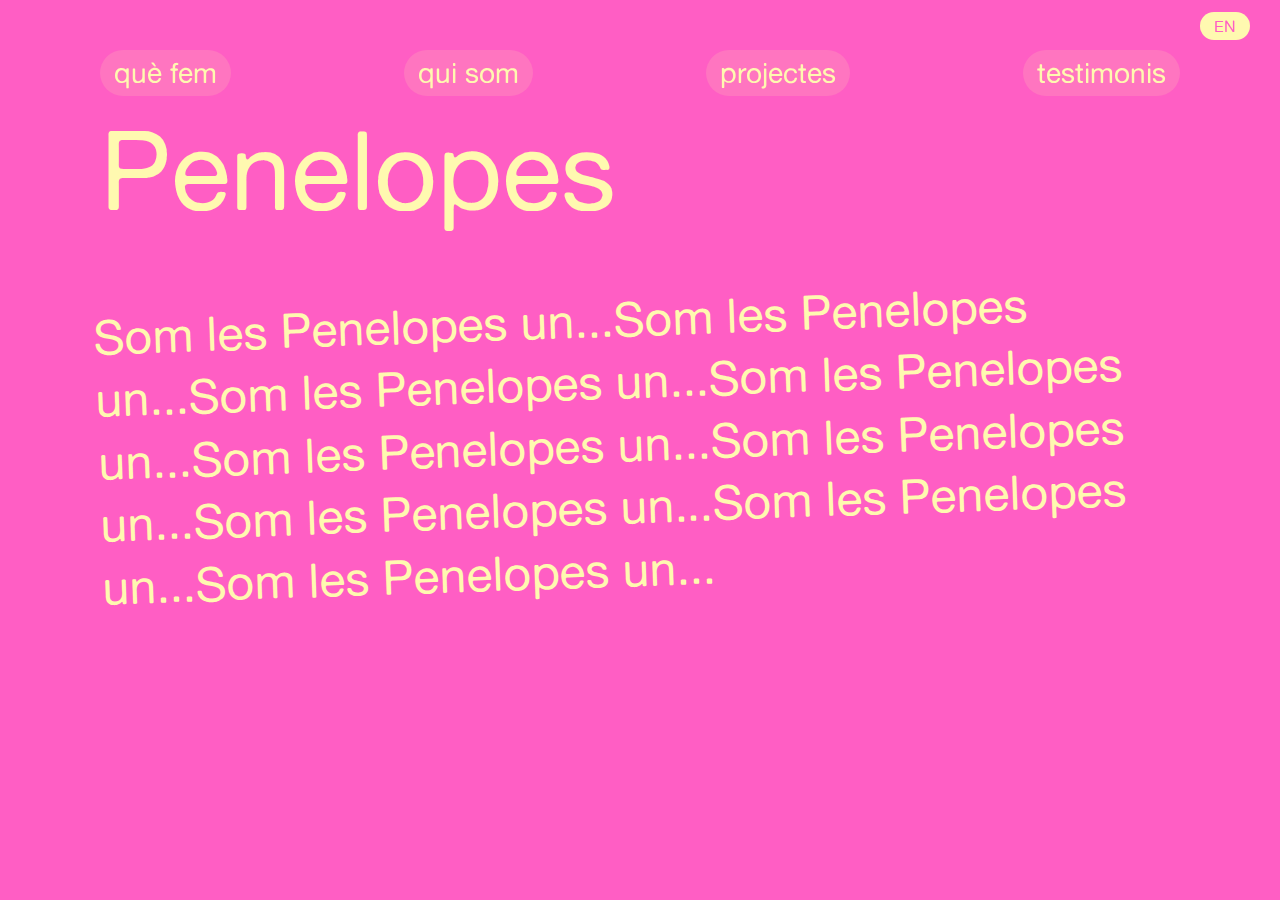
<file: index.html>
<!DOCTYPE html>
<html lang="ca">
 <head>
  <meta charset="utf-8"/>
  <meta content="width=device-width, initial-scale=1.0" name="viewport"/>
  <title>
   Penelopes
  </title>
  <link href="style.css" rel="stylesheet"/>
  <meta content="width=device-width, initial-scale=1" name="viewport"/>
 </head>
 <body class="home">
  <header class="site-header">
   <div class="header-content">
<!-- <— here -->
    <nav class="nav">
     <a data-i18n="nav.quefem" href="valors.html">
      què fem
     </a>
     <a data-i18n="nav.quisom" href="quisom.html">
      qui som
     </a>
     <a data-i18n="nav.projectes" href="projectes.html">
      projectes
     </a>
     <a data-i18n="nav.testimonis" href="testimonis.html">
      testimonis
     </a>
    </nav>
    <h1 class="title" data-i18n="site.title">
     <a href="index.html">
      Penelopes
     </a>
    </h1>
   </div>
  </header>
  <!-- Language switch -->
  <a class="lang-pill" href="#" hreflang="en" id="langToggle" lang="en">
   EN
  </a>
  <main class="content">
   <div class="content-wrapper">
    <div class="rotated">
     <p data-i18n="intro.penelopes">
      Som les Penelopes un...Som les Penelopes un...Som les Penelopes un...Som les Penelopes un...Som les Penelopes un...Som les Penelopes un...Som les Penelopes un...Som les Penelopes un...Som les Penelopes un...
     </p>
    </div>
   </div>
  </main>
  <script>
   (function(){
  var LANGS = ['ca','en'];
  function getLang(){
    var p = new URLSearchParams(location.search).get('lang');
    if (p && LANGS.includes(p)) return p;
    var s = localStorage.getItem('lang');
    if (s && LANGS.includes(s)) return s;
    return 'ca';
  }
  function setLang(lang){
    localStorage.setItem('lang', lang);
    var url = new URL(location.href);
    url.searchParams.set('lang', lang);
    location.replace(url.toString());
  }
  function apply(dict){
    try { document.documentElement.setAttribute('lang', current); } catch(e) {}
    document.querySelectorAll('[data-i18n]').forEach(function(el){
      var key = el.getAttribute('data-i18n');
      if (dict[key]) el.textContent = dict[key];
    });
    // update pill label
    var pill = document.getElementById('langToggle') || document.querySelector('.lang-pill');
    if (pill){
      var next = (current==='ca' ? 'EN' : 'CA');
      pill.textContent = next;
      pill.setAttribute('lang', current==='ca' ? 'en' : 'ca');
      pill.setAttribute('hreflang', current==='ca' ? 'en' : 'ca');
    }
  }
  var current = getLang();
  var loc = 'locales/' + current + '.json';
  fetch(loc).then(function(r){return r.json();}).then(function(dict){ apply(dict); });
  document.addEventListener('DOMContentLoaded', function(){
    var pill = document.getElementById('langToggle') || document.querySelector('.lang-pill');
    if (pill){
      pill.addEventListener('click', function(ev){
        ev.preventDefault();
        setLang(current==='ca' ? 'en' : 'ca');
      });
    }
  });
})();
  </script>
 </body>
</html>
</file>
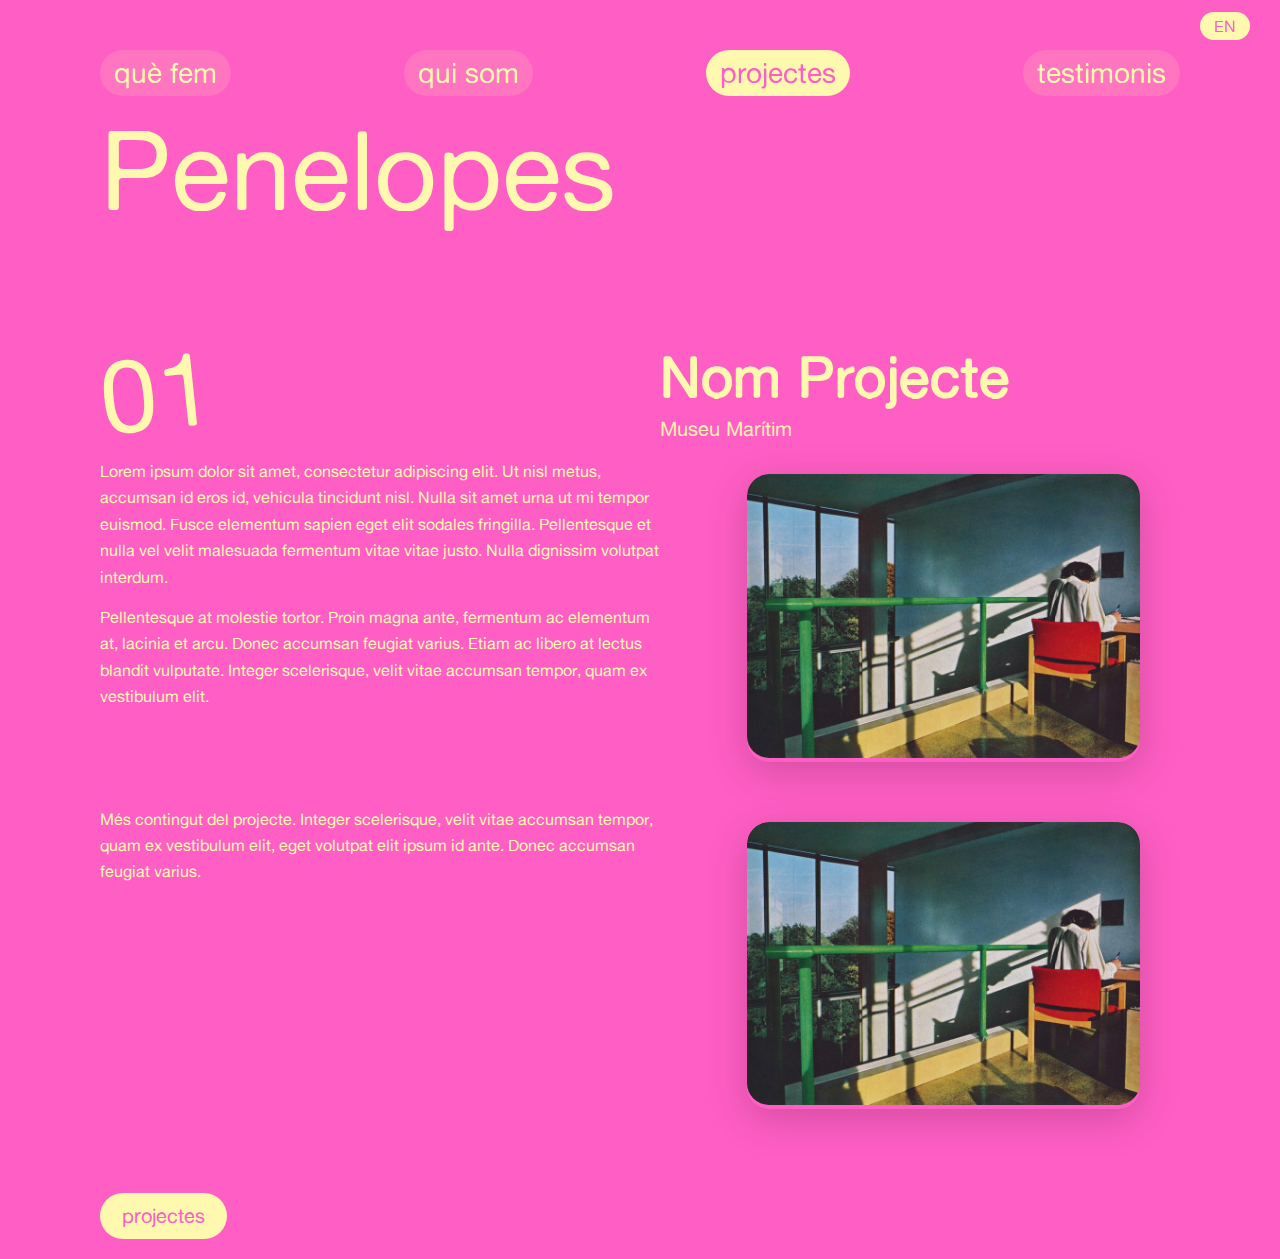
<file: projecte_01.html>
<!DOCTYPE html>
<html lang="ca">
 <head>
  <meta charset="utf-8"/>
  <meta content="width=device-width, initial-scale=1" name="viewport"/>
  <title>
   Projecte — Penelopes
  </title>
  <link href="style.css" rel="stylesheet"/>
 </head>
 <body class="projecte">
  <!-- Fixed header -->
  <header class="site-header">
   <a class="lang-pill" href="#" hreflang="en" id="langToggle" lang="en">
    EN
   </a>
   <div class="header-content">
    <nav class="nav">
     <a data-i18n="nav.quefem" href="valors.html">
      Què fem
     </a>
     <a data-i18n="nav.quisom" href="quisom.html">
      Qui Som
     </a>
     <a class="active" data-i18n="nav.projectes" href="projectes.html">
      Projectes
     </a>
     <a data-i18n="nav.testimonis" href="testimonis.html">
      Testimonis
     </a>
    </nav>
    <h1 class="title" data-i18n="site.title">
     <a href="index.html">
      Penelopes
     </a>
    </h1>
   </div>
  </header>
  <main class="content">
   <div class="content-wrapper">
    <!-- Header band: big number + title/year -->
    <section class="proj-head">
     <div class="proj-num">
      01
     </div>
     <div class="proj-meta">
      <h2 class="proj-title" data-i18n="heading.museu_marítim">
       Nom Projecte
      </h2>
      <p class="proj-year">
       Museu Marítim
      </p>
     </div>
    </section>
    <!-- Section 1 — text left, image right -->
    <section class="proj-row">
     <div class="proj-left">
      <div class="proj-intro">
       <p>
        Lorem ipsum dolor sit amet, consectetur adipiscing elit. Ut nisl metus, accumsan id eros id,
              vehicula tincidunt nisl. Nulla sit amet urna ut mi tempor euismod. Fusce elementum sapien eget
              elit sodales fringilla. Pellentesque et nulla vel velit malesuada fermentum vitae vitae justo.
              Nulla dignissim volutpat interdum.
       </p>
       <p>
        Pellentesque at molestie tortor. Proin magna ante, fermentum ac elementum at, lacinia et arcu.
              Donec accumsan feugiat varius. Etiam ac libero at lectus blandit vulputate. Integer scelerisque,
              velit vitae accumsan tempor, quam ex vestibulum elit.
       </p>
      </div>
     </div>
     <figure class="proj-right tone-pink">
      <img alt="Imatge del projecte" src="images/test_image_projectes.jpg"/>
     </figure>
    </section>
    <!-- Section 2 — text left, image right -->
    <section class="proj-row">
     <div class="proj-left">
      <div class="proj-intro">
       <p>
        Més contingut del projecte. Integer scelerisque, velit vitae accumsan tempor, quam ex vestibulum
              elit, eget volutpat elit ipsum id ante. Donec accumsan feugiat varius.
       </p>
      </div>
     </div>
     <figure class="proj-right tone-pink">
      <img alt="Detall del projecte" src="images/test_image_projectes.jpg"/>
     </figure>
    </section>
    <!-- Bottom navigation -->
    <nav class="project-nav">
     <a class="back-button" data-i18n="nav.projectes" href="projectes.html">
      ← Tots els projectes
     </a>
    </nav>
   </div>
  </main>
  <script>
   (function(){
  var LANGS = ['ca','en'];
  function getLang(){
    var p = new URLSearchParams(location.search).get('lang');
    if (p && LANGS.includes(p)) return p;
    var s = localStorage.getItem('lang');
    if (s && LANGS.includes(s)) return s;
    return 'ca';
  }
  function setLang(lang){
    localStorage.setItem('lang', lang);
    var url = new URL(location.href);
    url.searchParams.set('lang', lang);
    location.replace(url.toString());
  }
  function apply(dict){
    try { document.documentElement.setAttribute('lang', current); } catch(e) {}
    document.querySelectorAll('[data-i18n]').forEach(function(el){
      var key = el.getAttribute('data-i18n');
      if (dict[key]) el.textContent = dict[key];
    });
    // update pill label
    var pill = document.getElementById('langToggle') || document.querySelector('.lang-pill');
    if (pill){
      var next = (current==='ca' ? 'EN' : 'CA');
      pill.textContent = next;
      pill.setAttribute('lang', current==='ca' ? 'en' : 'ca');
      pill.setAttribute('hreflang', current==='ca' ? 'en' : 'ca');
    }
  }
  var current = getLang();
  var loc = 'locales/' + current + '.json';
  fetch(loc).then(function(r){return r.json();}).then(function(dict){ apply(dict); });
  document.addEventListener('DOMContentLoaded', function(){
    var pill = document.getElementById('langToggle') || document.querySelector('.lang-pill');
    if (pill){
      pill.addEventListener('click', function(ev){
        ev.preventDefault();
        setLang(current==='ca' ? 'en' : 'ca');
      });
    }
  });
})();
  </script>
 </body>
</html>
</file>
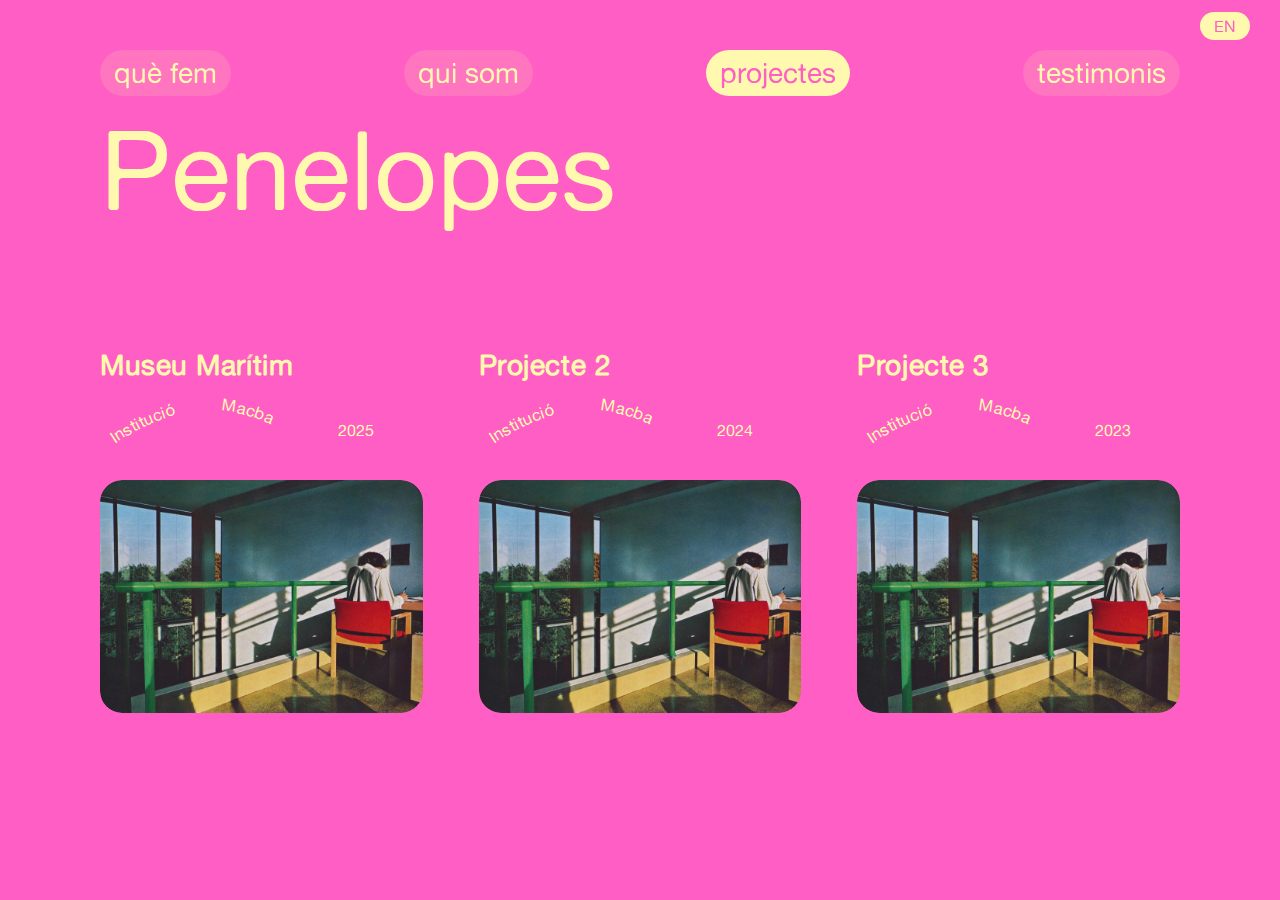
<file: projectes.html>
<!DOCTYPE html>
<html lang="ca">
 <head>
  <meta charset="utf-8"/>
  <meta content="width=device-width, initial-scale=1" name="viewport"/>
  <title>
   Projectes — Penelopes
  </title>
  <link href="style.css" rel="stylesheet"/>
 </head>
 <body class="projectes">
  <!-- Fixed header -->
  <header class="site-header">
   <a class="lang-pill" href="#" hreflang="en" id="langToggle" lang="en">
    EN
   </a>
   <div class="header-content">
    <nav class="nav">
     <a data-i18n="nav.quefem" href="valors.html">
      Què fem
     </a>
     <a data-i18n="nav.quisom" href="quisom.html">
      Qui Som
     </a>
     <a class="active" data-i18n="nav.projectes" href="projectes.html">
      Projectes
     </a>
     <a data-i18n="nav.testimonis" href="testimonis.html">
      Testimonis
     </a>
    </nav>
    <h1 class="title" data-i18n="site.title">
     <a href="index.html">
      Penelopes
     </a>
    </h1>
   </div>
  </header>
  <main class="content">
   <div class="content-wrapper">
    <section class="projects-grid">
     <!-- Card 1 -->
     <article class="project-card">
      <a class="project-link" href="projecte_01.html">
       <h3 class="project-title">
        Museu Marítim
       </h3>
       <div class="project-meta">
        <!-- Curved label -->
        <svg aria-hidden="true" class="project-arc" viewbox="0 0 400 120">
         <defs>
          <path d="M30,90 C150,10 250,10 370,90" id="arcPath1">
          </path>
         </defs>
         <text dy="-6">
          <textpath href="#arcPath1" startoffset="0%">
           Institució
          </textpath>
         </text>
         <text dy="-6">
          <textpath href="#arcPath1" startoffset="55%">
           Macba
          </textpath>
         </text>
        </svg>
        <span class="project-year">
         2025
        </span>
       </div>
       <figure class="project-media">
        <img alt="Museu Marítim" src="images/test_image_projectes.jpg"/>
       </figure>
      </a>
     </article>
     <!-- Card 2 -->
     <article class="project-card">
      <a class="project-link" href="projecte_02.html">
       <h3 class="project-title">
        Projecte 2
       </h3>
       <div class="project-meta">
        <svg aria-hidden="true" class="project-arc" viewbox="0 0 400 120">
         <defs>
          <path d="M30,90 C150,10 250,10 370,90" id="arcPath2">
          </path>
         </defs>
         <text dy="-6">
          <textpath href="#arcPath2" startoffset="0%">
           Institució
          </textpath>
         </text>
         <text dy="-6">
          <textpath href="#arcPath2" startoffset="55%">
           Macba
          </textpath>
         </text>
        </svg>
        <span class="project-year">
         2024
        </span>
       </div>
       <figure class="project-media">
        <img alt="Projecte 2" src="images/test_image_projectes.jpg"/>
       </figure>
      </a>
     </article>
     <!-- Card 3 -->
     <article class="project-card">
      <a class="project-link" href="projecte_03.html">
       <h3 class="project-title">
        Projecte 3
       </h3>
       <div class="project-meta">
        <svg aria-hidden="true" class="project-arc" viewbox="0 0 400 120">
         <defs>
          <path d="M30,90 C150,10 250,10 370,90" id="arcPath3">
          </path>
         </defs>
         <text dy="-6">
          <textpath href="#arcPath3" startoffset="0%">
           Institució
          </textpath>
         </text>
         <text dy="-6">
          <textpath href="#arcPath3" startoffset="55%">
           Macba
          </textpath>
         </text>
        </svg>
        <span class="project-year">
         2023
        </span>
       </div>
       <figure class="project-media">
        <img alt="Projecte 3" src="images/test_image_projectes.jpg"/>
       </figure>
      </a>
     </article>
    </section>
   </div>
  </main>
  <script>
   (function(){
  var LANGS = ['ca','en'];
  function getLang(){
    var p = new URLSearchParams(location.search).get('lang');
    if (p && LANGS.includes(p)) return p;
    var s = localStorage.getItem('lang');
    if (s && LANGS.includes(s)) return s;
    return 'ca';
  }
  function setLang(lang){
    localStorage.setItem('lang', lang);
    var url = new URL(location.href);
    url.searchParams.set('lang', lang);
    location.replace(url.toString());
  }
  function apply(dict){
    try { document.documentElement.setAttribute('lang', current); } catch(e) {}
    document.querySelectorAll('[data-i18n]').forEach(function(el){
      var key = el.getAttribute('data-i18n');
      if (dict[key]) el.textContent = dict[key];
    });
    // update pill label
    var pill = document.getElementById('langToggle') || document.querySelector('.lang-pill');
    if (pill){
      var next = (current==='ca' ? 'EN' : 'CA');
      pill.textContent = next;
      pill.setAttribute('lang', current==='ca' ? 'en' : 'ca');
      pill.setAttribute('hreflang', current==='ca' ? 'en' : 'ca');
    }
  }
  var current = getLang();
  var loc = 'locales/' + current + '.json';
  fetch(loc).then(function(r){return r.json();}).then(function(dict){ apply(dict); });
  document.addEventListener('DOMContentLoaded', function(){
    var pill = document.getElementById('langToggle') || document.querySelector('.lang-pill');
    if (pill){
      pill.addEventListener('click', function(ev){
        ev.preventDefault();
        setLang(current==='ca' ? 'en' : 'ca');
      });
    }
  });
})();
  </script>
 </body>
</html>
</file>
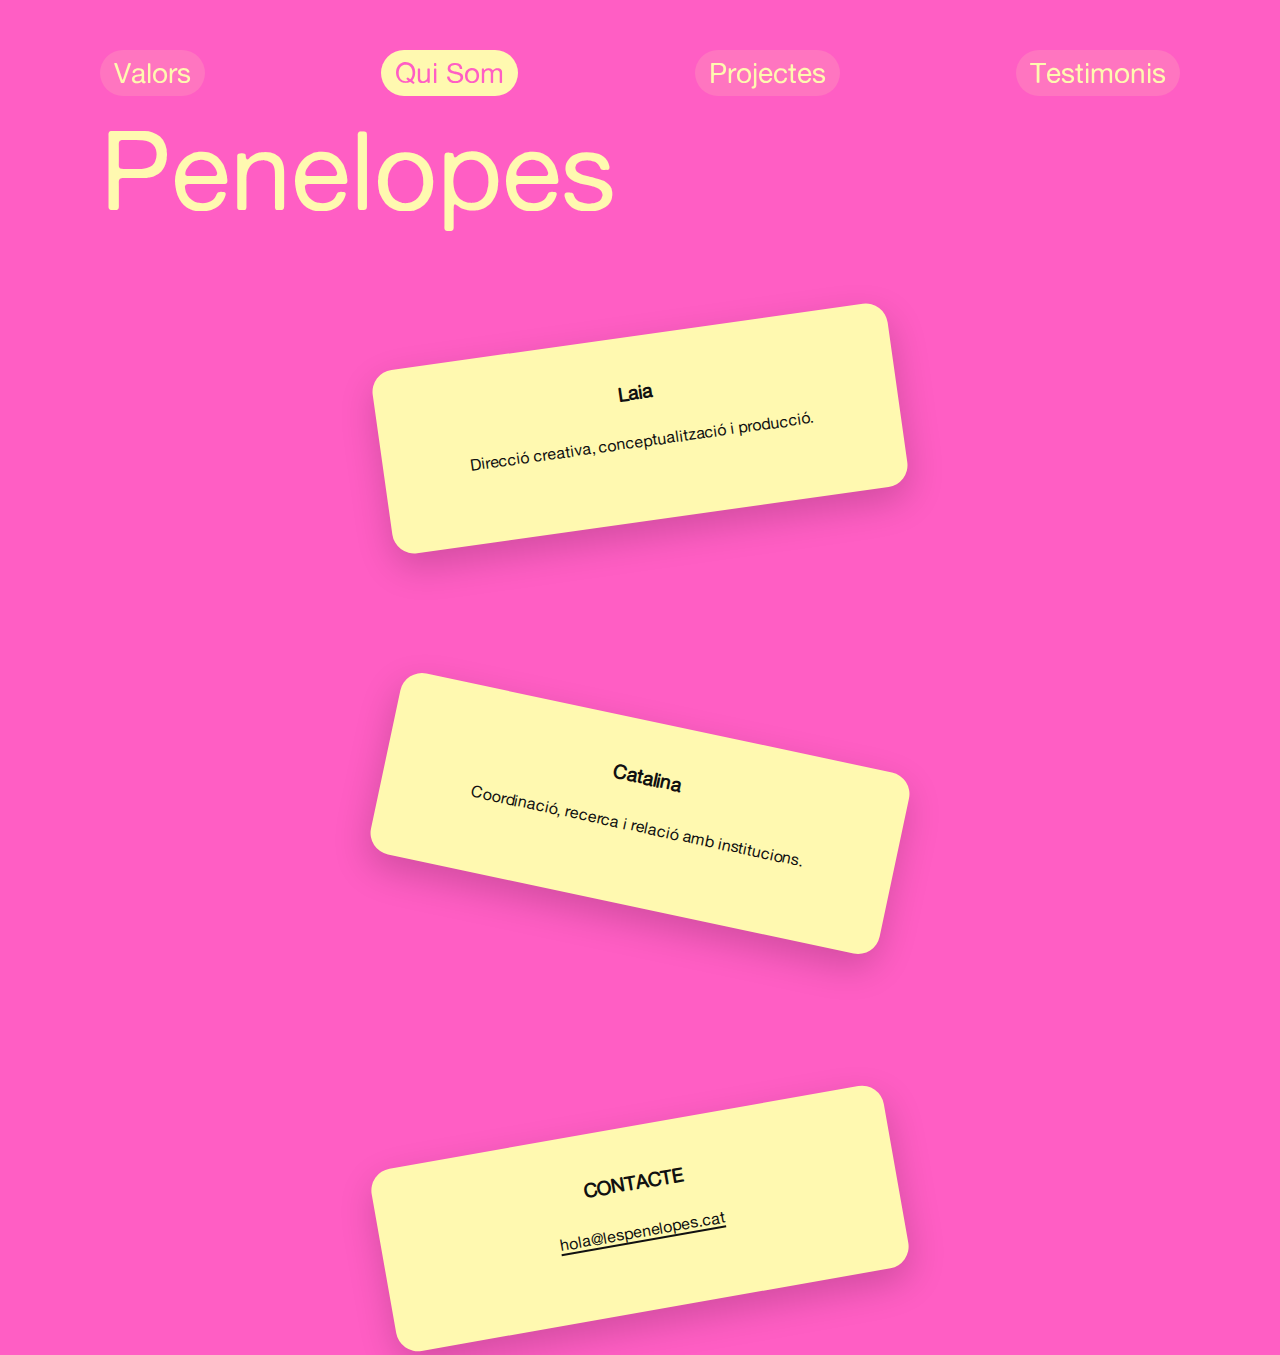
<file: quisom.html>
<!DOCTYPE html>
<html lang="ca" class="quisom">
<head>
  <meta charset="UTF-8" />
  <meta name="viewport" content="width=device-width, initial-scale=1" />
  <title>Qui Som — Les Penelopes</title>
  <link rel="stylesheet" href="style.css" />
</head>
<body class="quisom">
  <!-- Fixed header (same as the rest of the site) -->
  <header class="site-header">
    <div class="header-content">
      <nav class="nav">
        <a href="valors.html">Valors</a>
        <a href="quisom.html" class="active">Qui Som</a>
        <a href="projectes.html">Projectes</a>
        <a href="testimonis.html">Testimonis</a>
      </nav>
      <h1 class="title"><a href="index.html">Penelopes</a></h1>
    </div>
  </header>

  <main class="content">
    <div class="content-wrapper">
      <section class="qs-stack">
        <!-- Card 1 -->
        <article class="qs-card" style="--rot:-8deg; --y:0px;">
          <header class="qs-card-head">Laia</header>
          <div class="qs-card-body">
            <p>Direcció creativa, conceptualització i producció.</p>
          </div>
        </article>

        <!-- Card 2 -->
        <article class="qs-card" style="--rot:12deg; --y:120px;">
          <header class="qs-card-head">Catalina</header>
          <div class="qs-card-body">
            <p>Coordinació, recerca i relació amb institucions.</p>
          </div>
        </article>

        <!-- Card 3 (contacte) -->
        <article class="qs-card" style="--rot:-10deg; --y:260px;">
          <header class="qs-card-head">CONTACTE</header>
          <div class="qs-card-body">
            <p><a class="qs-mail" href="mailto:hola@lespenelopes.cat">hola@lespenelopes.cat</a></p>
          </div>
        </article>
      </section>

    </div>
  </main>
</body>
</html>
</file>
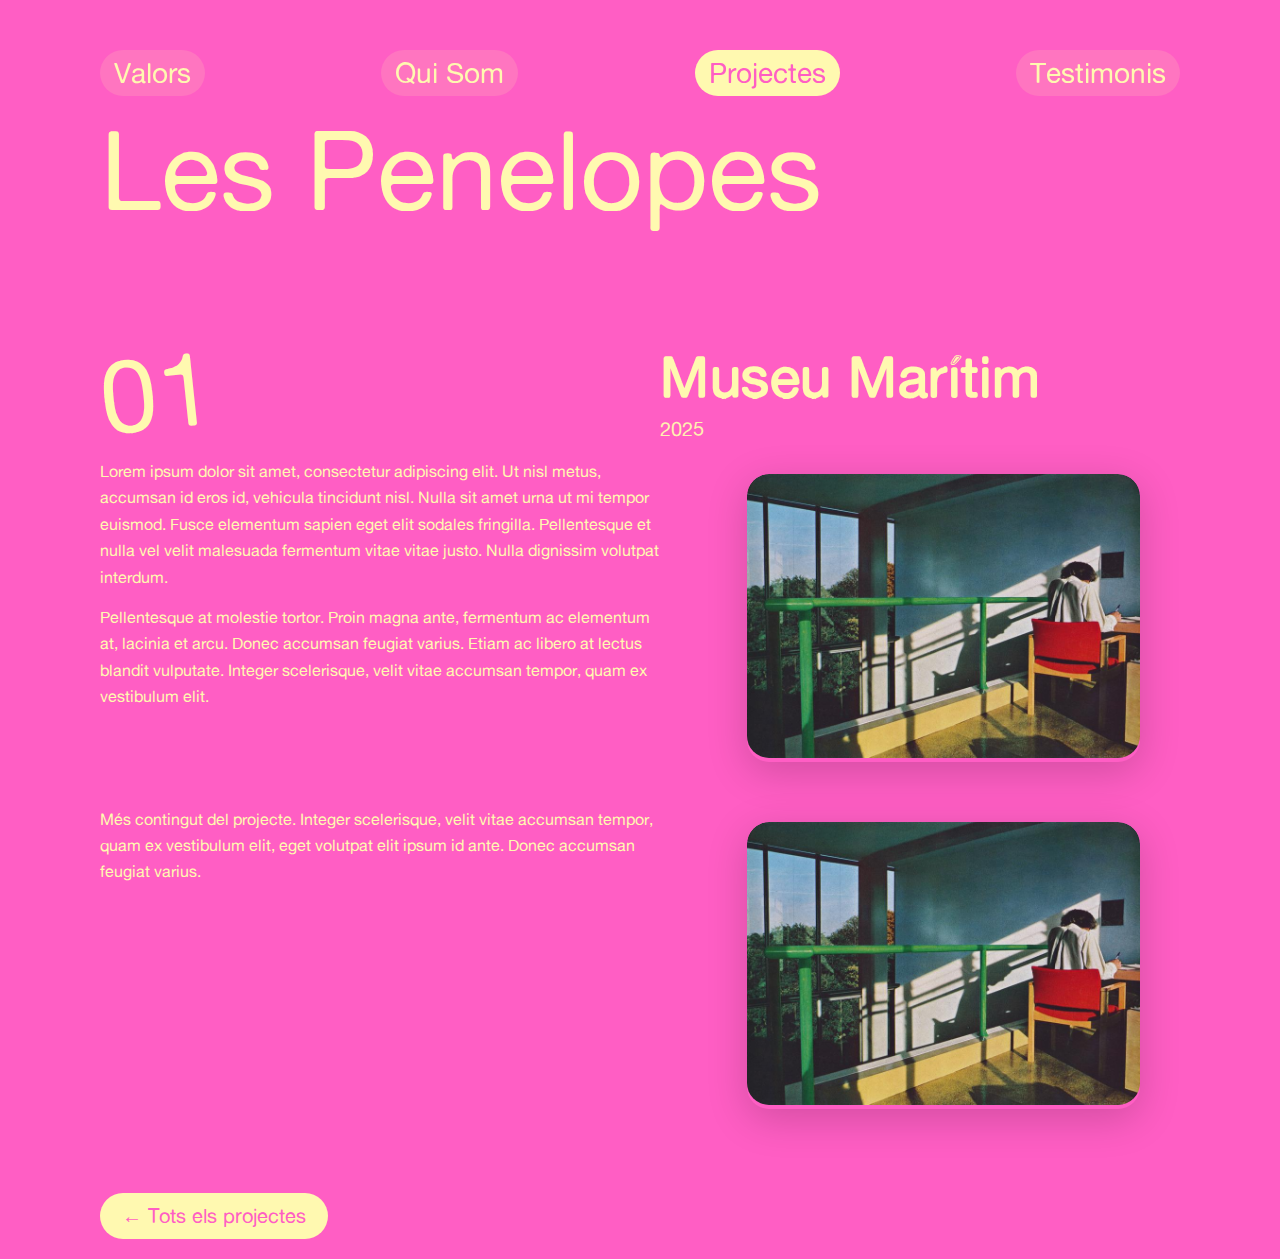
<file: template_projecte.html>
<!DOCTYPE html>
<html lang="ca">
<head>
  <meta charset="UTF-8" />
  <meta name="viewport" content="width=device-width, initial-scale=1" />
  <title>Projecte — Les Penelopes</title>
  <link rel="stylesheet" href="style.css" />
</head>
<body class="projecte">
  <!-- Fixed header -->
  <header class="site-header">
    <div class="header-content">
      <nav class="nav">
        <a href="valors.html">Valors</a>
        <a href="quisom.html">Qui Som</a>
        <a href="projectes.html" class="active">Projectes</a>
        <a href="testimonis.html">Testimonis</a>
      </nav>
      <h1 class="title"><a href="index.html">Les Penelopes</a></h1>
    </div>
  </header>

  <main class="content">
    <div class="content-wrapper">

      

      <!-- Header band: big number + title/year -->
      <section class="proj-head">
        <div class="proj-num">01</div>
        <div class="proj-meta">
          <h2 class="proj-title">Museu Marítim</h2>
          <p class="proj-year">2025</p>
        </div>
      </section>

      <!-- Section 1 — text left, image right -->
      <section class="proj-row">
        <div class="proj-left">
          <div class="proj-intro">
            <p>
              Lorem ipsum dolor sit amet, consectetur adipiscing elit. Ut nisl metus, accumsan id eros id,
              vehicula tincidunt nisl. Nulla sit amet urna ut mi tempor euismod. Fusce elementum sapien eget
              elit sodales fringilla. Pellentesque et nulla vel velit malesuada fermentum vitae vitae justo.
              Nulla dignissim volutpat interdum.
            </p>
            <p>
              Pellentesque at molestie tortor. Proin magna ante, fermentum ac elementum at, lacinia et arcu.
              Donec accumsan feugiat varius. Etiam ac libero at lectus blandit vulputate. Integer scelerisque,
              velit vitae accumsan tempor, quam ex vestibulum elit.
            </p>
          </div>
        </div>

        <figure class="proj-right tone-pink">
          <img src="images/test_image_projectes.jpg" alt="Imatge del projecte" />
        </figure>
      </section>

      <!-- Section 2 — text left, image right -->
      <section class="proj-row">
        <div class="proj-left">
          <div class="proj-intro">
            <p>
              Més contingut del projecte. Integer scelerisque, velit vitae accumsan tempor, quam ex vestibulum
              elit, eget volutpat elit ipsum id ante. Donec accumsan feugiat varius.
            </p>
          </div>
        </div>

        <figure class="proj-right tone-pink">
          <img src="images/test_image_projectes.jpg" alt="Detall del projecte" />
        </figure>
      </section>


      <!-- Bottom navigation -->
      <nav class="project-nav">
        <a class="back-button" href="projectes.html">← Tots els projectes</a>
      </nav>

    </div>
  </main>
</body>
</html>
</file>
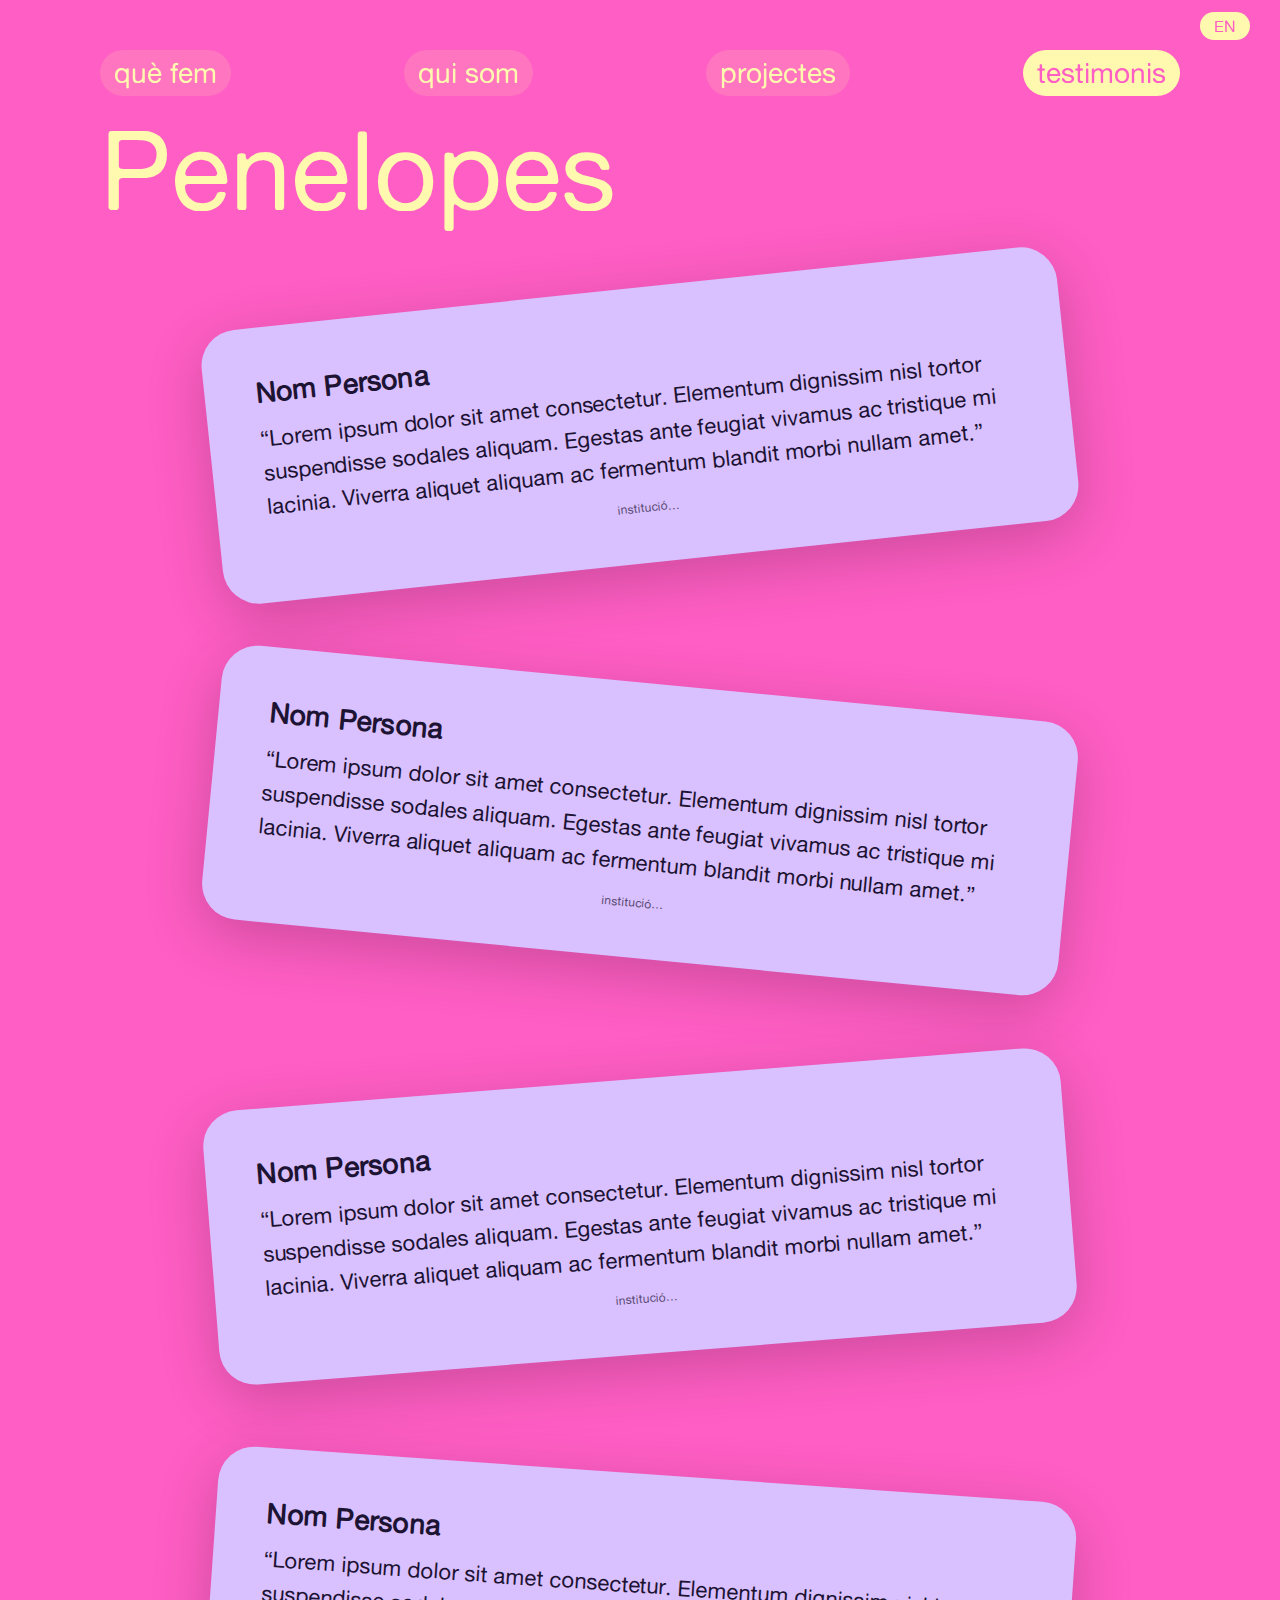
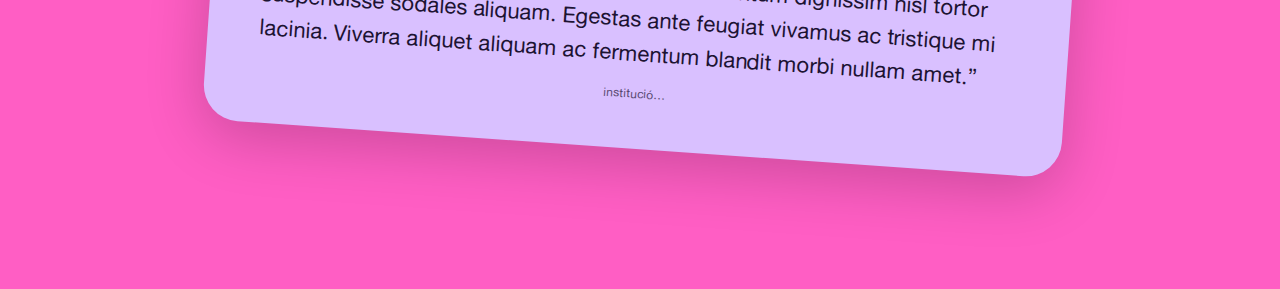
<file: testimonis.html>
<!DOCTYPE html>
<html lang="ca">
 <head>
  <meta charset="utf-8"/>
  <meta content="width=device-width, initial-scale=1" name="viewport"/>
  <title>
   Testimonis — Penelopes
  </title>
  <link href="style.css" rel="stylesheet"/>
 </head>
 <body class="testimonis">
  <!-- Fixed header -->
  <header class="site-header">
   <a class="lang-pill" href="#" hreflang="en" id="langToggle" lang="en">
    EN
   </a>
   <div class="header-content">
    <nav class="nav">
     <a data-i18n="nav.quefem" href="valors.html">
      què fem
     </a>
     <a data-i18n="nav.quisom" href="quisom.html">
      qui som
     </a>
     <a data-i18n="nav.projectes" href="projectes.html">
      projectes
     </a>
     <a class="active" data-i18n="nav.testimonis" href="testimonis.html">
      testimonis
     </a>
    </nav>
    <h1 class="title" data-i18n="site.title">
     <a href="index.html">
      Penelopes
     </a>
    </h1>
   </div>
  </header>
  <main class="content">
   <div class="content-wrapper">
    <section class="t-grid">
     <!-- Card 1 -->
     <article class="t-card" style="--rot:-6deg;">
      <h3 class="t-name">
       Nom Persona
      </h3>
      <blockquote class="t-quote">
       “Lorem ipsum dolor sit amet consectetur. Elementum dignissim nisl tortor
            suspendisse sodales aliquam. Egestas ante feugiat vivamus ac tristique mi
            lacinia. Viverra aliquet aliquam ac fermentum blandit morbi nullam amet.”
      </blockquote>
      <small class="t-org">
       institució…
      </small>
     </article>
     <!-- Card 2 -->
     <article class="t-card" style="--rot:5.5deg;">
      <h3 class="t-name">
       Nom Persona
      </h3>
      <blockquote class="t-quote">
       “Lorem ipsum dolor sit amet consectetur. Elementum dignissim nisl tortor
            suspendisse sodales aliquam. Egestas ante feugiat vivamus ac tristique mi
            lacinia. Viverra aliquet aliquam ac fermentum blandit morbi nullam amet.”
      </blockquote>
      <small class="t-org">
       institució…
      </small>
     </article>
     <!-- Card 3 -->
     <article class="t-card" style="--rot:-4.5deg;">
      <h3 class="t-name">
       Nom Persona
      </h3>
      <blockquote class="t-quote">
       “Lorem ipsum dolor sit amet consectetur. Elementum dignissim nisl tortor
            suspendisse sodales aliquam. Egestas ante feugiat vivamus ac tristique mi
            lacinia. Viverra aliquet aliquam ac fermentum blandit morbi nullam amet.”
      </blockquote>
      <small class="t-org">
       institució…
      </small>
     </article>
     <!-- Card 4 -->
     <article class="t-card" style="--rot:4deg;">
      <h3 class="t-name">
       Nom Persona
      </h3>
      <blockquote class="t-quote">
       “Lorem ipsum dolor sit amet consectetur. Elementum dignissim nisl tortor
            suspendisse sodales aliquam. Egestas ante feugiat vivamus ac tristique mi
            lacinia. Viverra aliquet aliquam ac fermentum blandit morbi nullam amet.”
      </blockquote>
      <small class="t-org">
       institució…
      </small>
     </article>
    </section>
   </div>
  </main>
  <script>
   (function(){
  var LANGS = ['ca','en'];
  function getLang(){
    var p = new URLSearchParams(location.search).get('lang');
    if (p && LANGS.includes(p)) return p;
    var s = localStorage.getItem('lang');
    if (s && LANGS.includes(s)) return s;
    return 'ca';
  }
  function setLang(lang){
    localStorage.setItem('lang', lang);
    var url = new URL(location.href);
    url.searchParams.set('lang', lang);
    location.replace(url.toString());
  }
  function apply(dict){
    try { document.documentElement.setAttribute('lang', current); } catch(e) {}
    document.querySelectorAll('[data-i18n]').forEach(function(el){
      var key = el.getAttribute('data-i18n');
      if (dict[key]) el.textContent = dict[key];
    });
    // update pill label
    var pill = document.getElementById('langToggle') || document.querySelector('.lang-pill');
    if (pill){
      var next = (current==='ca' ? 'EN' : 'CA');
      pill.textContent = next;
      pill.setAttribute('lang', current==='ca' ? 'en' : 'ca');
      pill.setAttribute('hreflang', current==='ca' ? 'en' : 'ca');
    }
  }
  var current = getLang();
  var loc = 'locales/' + current + '.json';
  fetch(loc).then(function(r){return r.json();}).then(function(dict){ apply(dict); });
  document.addEventListener('DOMContentLoaded', function(){
    var pill = document.getElementById('langToggle') || document.querySelector('.lang-pill');
    if (pill){
      pill.addEventListener('click', function(ev){
        ev.preventDefault();
        setLang(current==='ca' ? 'en' : 'ca');
      });
    }
  });
})();
  </script>
 </body>
</html>
</file>
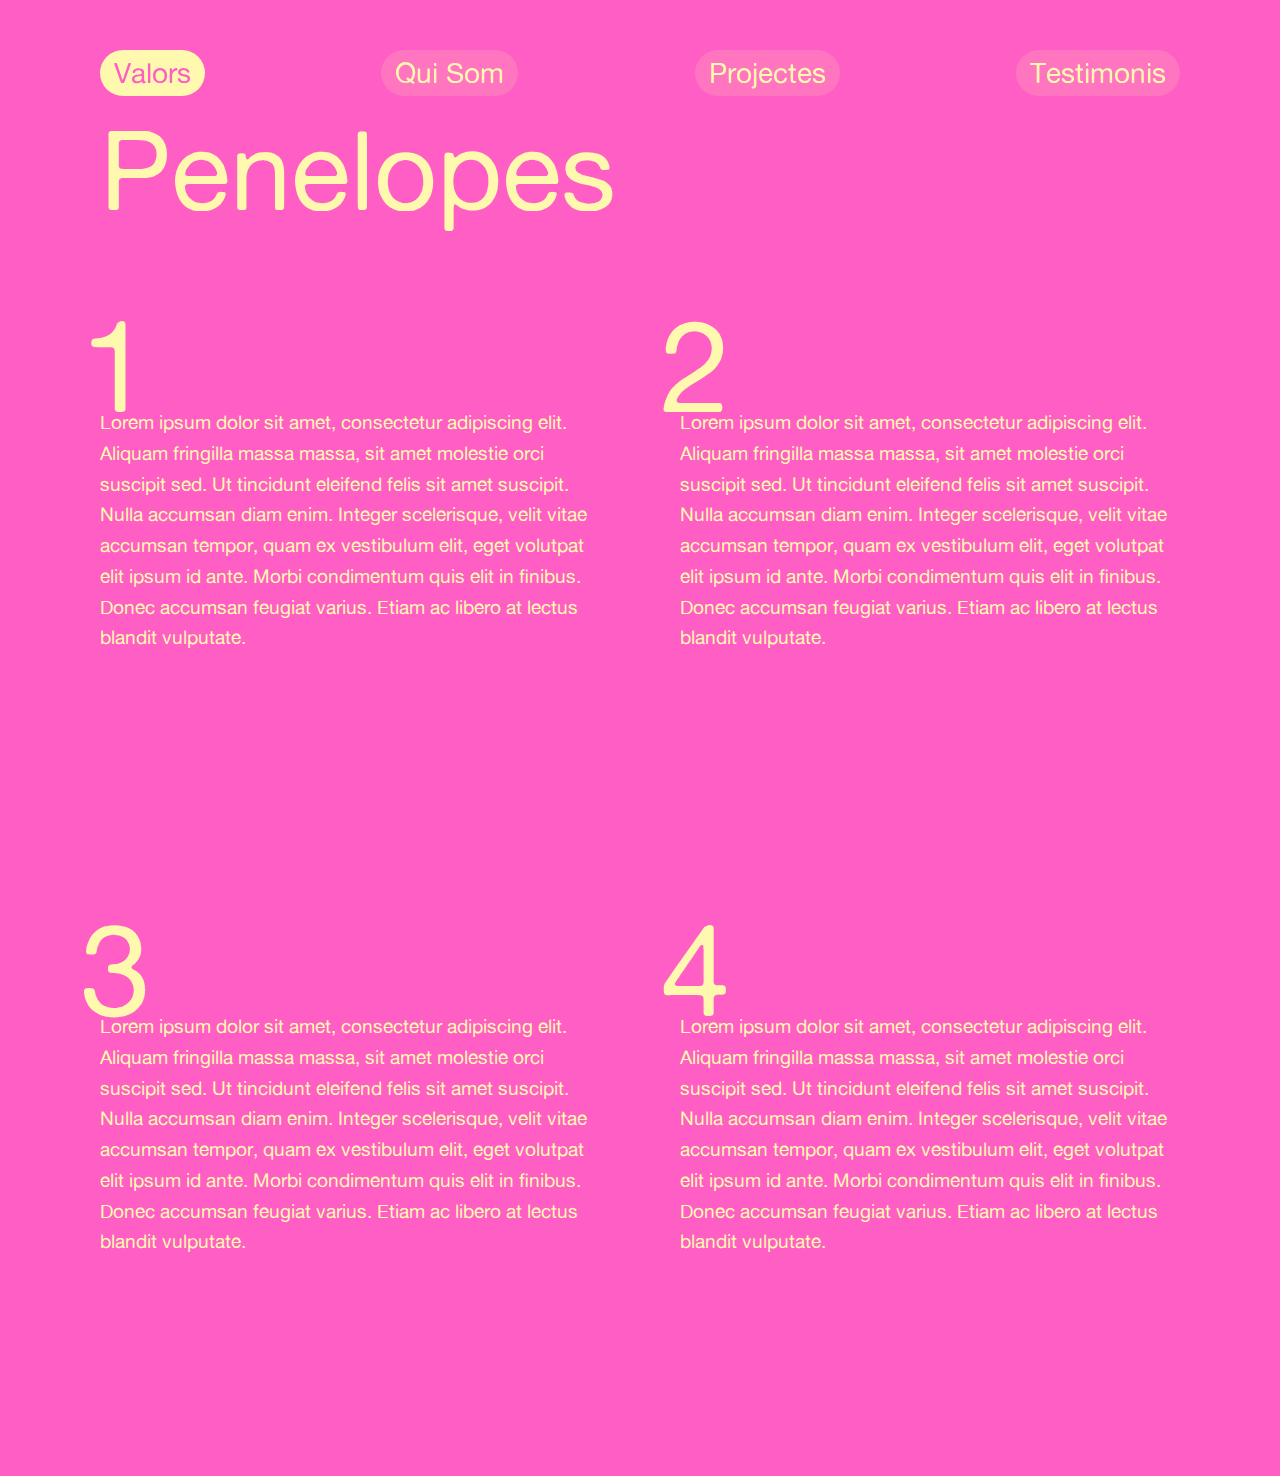
<file: valors.html>
<!DOCTYPE html>
<html lang="en">
<head>
  <meta charset="UTF-8" />
  <title>Valors - Les Penelopes</title>
  <link rel="stylesheet" href="style.css" />
  <meta name="viewport" content="width=device-width, initial-scale=1" />
</head>
<body>
 <header class="site-header">
  <div class="header-content">
    <nav class="nav">
       <a href="valors.html" class="active">Valors</a>
        <a href="quisom.html">Qui Som</a>
        <a href="projectes.html">Projectes</a>
        <a href="testimonis.html">Testimonis</a>
    </nav>
    <h1 class="title">
      <a href="index.html">Penelopes</a>
    </h1>
  </div>
</header>

  <main class="content valors">
    <div class="content-wrapper valors-grid">
      <div class="valors-item">
        <span class="valors-number">1</span>
        <p class="valors-text rotate-left">
          Lorem ipsum dolor sit amet, consectetur adipiscing elit. Aliquam fringilla massa massa, sit amet molestie orci suscipit sed. Ut tincidunt eleifend felis sit amet suscipit. Nulla accumsan diam enim. Integer scelerisque, velit vitae accumsan tempor, quam ex vestibulum elit, eget volutpat elit ipsum id ante. Morbi condimentum quis elit in finibus. Donec accumsan feugiat varius. Etiam ac libero at lectus blandit vulputate.
        </p>
      </div>

      <div class="valors-item">
        <span class="valors-number">2</span>
        <p class="valors-text rotate-right">
          Lorem ipsum dolor sit amet, consectetur adipiscing elit. Aliquam fringilla massa massa, sit amet molestie orci suscipit sed. Ut tincidunt eleifend felis sit amet suscipit. Nulla accumsan diam enim. Integer scelerisque, velit vitae accumsan tempor, quam ex vestibulum elit, eget volutpat elit ipsum id ante. Morbi condimentum quis elit in finibus. Donec accumsan feugiat varius. Etiam ac libero at lectus blandit vulputate.
        </p>
      </div>

      <div class="valors-item">
        <span class="valors-number">3</span>
        <p class="valors-text rotate-left">
          Lorem ipsum dolor sit amet, consectetur adipiscing elit. Aliquam fringilla massa massa, sit amet molestie orci suscipit sed. Ut tincidunt eleifend felis sit amet suscipit. Nulla accumsan diam enim. Integer scelerisque, velit vitae accumsan tempor, quam ex vestibulum elit, eget volutpat elit ipsum id ante. Morbi condimentum quis elit in finibus. Donec accumsan feugiat varius. Etiam ac libero at lectus blandit vulputate.
        </p>
      </div>

      <div class="valors-item">
        <span class="valors-number">4</span>
        <p class="valors-text rotate-right">
          Lorem ipsum dolor sit amet, consectetur adipiscing elit. Aliquam fringilla massa massa, sit amet molestie orci suscipit sed. Ut tincidunt eleifend felis sit amet suscipit. Nulla accumsan diam enim. Integer scelerisque, velit vitae accumsan tempor, quam ex vestibulum elit, eget volutpat elit ipsum id ante. Morbi condimentum quis elit in finibus. Donec accumsan feugiat varius. Etiam ac libero at lectus blandit vulputate.
        </p>
      </div>
    </div>
  </main>
</body>
</html>
</file>
<file: style.css>
@font-face {
  font-family: 'AlteHaasGrotesk';
  src: url('fonts/AlteHaasGroteskRegular.ttf') format('truetype');
  font-weight: normal;
  font-style: normal;
}

*,
*::before,
*::after {
  box-sizing: border-box;
}



/* === GLOBAL VARIABLES === */
:root {
  /* adjust these numbers as needed */
  --header-gap: clamp(240px, 26vh, 360px);
}

/* exact same container for header + pages */
.header-content,
.content-wrapper {
  width: min(96vw, 1080px);
  margin-inline: auto;
  padding-inline: 0;
}

/* Global Reset */
html, body {
  margin: 0;
  padding: 0;
  font-family: 'AlteHaasGrotesk', sans-serif !important;
  background-color: #ff5ec4;
  color: #111;
  -webkit-font-smoothing: antialiased;
  text-rendering: optimizeLegibility;
}


/* === Boton cambiar idioma === */
/* Default: top right for desktops */
.lang-pill{
  position: absolute;
  top: 12px;
  right: 30px;
  z-index: 1000;
  display: inline-block;
  padding: 6px 14px;
  border-radius: 30px;
  background-color: #fff9b0;
  color: #ff5ec4;
  text-decoration: none;
  font-size: 16px;
  line-height: 1;
  white-space: nowrap;
  transition: all .25s ease;
}
.lang-pill:hover{ background:#ff5ec4; color:#fff9b0; }

/* On smartphones: fix it bottom-right instead */
@media (max-width: 768px) {
  .lang-pill{
    position: fixed;
    top: auto;
    bottom: calc(16px + env(safe-area-inset-bottom, 0px));
    right: calc(16px + env(safe-area-inset-right, 0px));
    font-size: 15px;
    padding: 10px 16px;
    box-shadow: 0 4px 14px rgba(0,0,0,.18);
  }
}






/* Fixed Header */
.site-header {
  position: fixed;
  top: 0;
  left: 0;
  right: 0;
  min-height: var(--header-gap);
  background-color: transparent;
  z-index: 1000;
  display: flex;
  justify-content: center;
  text-align: left;
  transition: background-color 0.3s ease;

}

.header-content {
  padding: 50px 0 20px;
}

/* Nav bar */
.nav {
  display: flex;
  justify-content: space-between;
  width: 100%;
  color: #fff9b0;
  font-size: 28px;
  margin-bottom: 8px;
}

.nav a {
  text-decoration: none;
  color: inherit;
  transition: all 0.25s ease;
  padding: 6px 14px;
  border-radius: 30px;
  background-color: rgba(255, 249, 176, 0.15);
  display: inline-block;
}

.nav a:hover {
  background-color: #fff9b0;
  color: #ff5ec4;
}

.title {
  font-size: 110px;
  font-weight: normal;
  color: #fff9b0;
  margin: 0;
}

.title a {
  text-decoration: none;
  color: inherit;
  display: inline-block;
  transition: color 0.2s ease;
}

.title a:hover {
  color: #ffffff;
}

/* Content wrapper */
.content {
  padding-top: var(--header-gap); /* consistent margin under header */
  display: flex;
  justify-content: center;
}

.content-wrapper {
  width: 96vw;
  max-width: 1080px;
}

/* Homepage Rotated content */
.rotated {
  color: #fff9b0;
  transform: rotate(-2deg);
  padding: 0 0 80px;
  font-size: 3rem;
  line-height: 1.3;
  transition: color 0.3s ease;
  scroll-margin-top: 100px;
}

.rotated:hover { color: #ffffff; }
.rotated.scrolled { color: #111; }
.rotated p + p { margin-top: 50px; }

/* === VALORS PAGE === */
.valors-grid {
  display: grid;
  grid-template-columns: 1fr 1fr;
  gap: 220px 80px;
  padding-bottom: 200px;
}

.valors-item {
  position: relative;
  padding-top: 100px;
}

.valors-number {
  font-size: 8rem;
  color: #fff9b0;
  position: absolute;
  top: 0;
  left: -20px;
  font-weight: normal;
  pointer-events: none;
  animation: spin360 15s linear infinite;
  transform-origin: center;
}

.valors-text {
  font-size: 1.2rem;
  line-height: 1.6;
  color: #fff9b0;
}

@keyframes spin360 {
  from { transform: rotate(0deg); }
  to { transform: rotate(360deg); }
}

/* ===== PROJECTES PAGE ===== */
.projectes .content-wrapper {
  width: 96vw;
  max-width: 1200px;
}

/* make Projectes, Valors, and Projecte-template start the same distance from header */
.valors .content,
.projectes .content,
.projecte .content {
  padding-top: calc(var(--header-gap) - 56px);
}

.projects-grid {
  display: grid;
  grid-template-columns: repeat(3, 1fr);
  gap: 56px;
  padding-bottom: 140px;
  margin-top: 40px; /* extra breathing room below header/title */
  width: 96vw;
  max-width: 1080px;
  margin-left: auto;
  margin-right: auto;
}

/* Make entire project card clickable */
.project-card a.project-link {
  display: block;
  color: inherit;
  text-decoration: none;
  height: 100%;
}

.project-card a.project-link:hover {
  color: inherit; /* keeps hover clean */
}

/* Optional: add subtle hover effect to full card */
.project-card:hover {
  transform: translateY(-2px);
  transition: transform 0.25s ease;
}


.project-card { color: #fff9b0; }
.project-title {
  margin: 0 0 8px;
  font-size: 28px;
  font-weight: 600;
  letter-spacing: 0.02em;
  color: #fff9b0;
}

.project-meta {
  display: flex;
  align-items: center;
  gap: 18px;
  min-height: 80px;
}

.project-year { font-size: 16px; color: #fff9b0; }

/* Curved label (SVG) */
.project-arc { width: 220px; height: 70px; overflow: visible; }
.project-arc text {
  font-size: 30px;
  fill: #fff9b0;
}

/* Media */
.project-media { margin: 10px 0 0; border-radius: 22px; overflow: hidden; }
.project-media img {
  display: block;
  width: 100%;
  height: auto;
  border-radius: 22px;
}

/* Hover */
.project-card:hover .project-media img {
  transform: translateY(-2px);
  transition: transform 0.25s ease;
}
.project-card:hover .project-media {
  box-shadow: 0 0 0 3px rgba(255, 249, 176, 0.45);
  transition: box-shadow 0.25s ease;
}

/* Active nav style */
.nav .active { background-color: #fff9b0; color: #ff5ec4; }

/* ====== RESPONSIVE ====== */

/* Tablet */
@media (max-width: 1024px) {
  .projects-grid { grid-template-columns: repeat(2, 1fr); gap: 40px; }
  .project-arc { width: 42vw; height: 12vw; }
}

/* Small tablet / phablet */
@media (max-width: 768px) {
  :root { --header-gap: clamp(220px, 26vh, 300px); }

  .title { font-size: clamp(38px, 12vw, 56px); line-height: 1.06; }
  .header-content { padding: 24px 0 12px; }

  .content { padding-top: calc(var(--header-gap) - 24px); }
  .projectes .content,
  .valors .content,
  .projecte .content { padding-top: calc(var(--header-gap) - 56px); }

  .nav {
    font-size: 16px;
    flex-direction: row;
    align-items: center;
    justify-content: flex-start;
    gap: 8px;
    overflow-x: auto;
    -webkit-overflow-scrolling: touch;
    scrollbar-width: none;
  }
  .nav::-webkit-scrollbar { display: none; }
  .nav a { flex: 0 0 auto; white-space: nowrap; padding: 6px 12px; }

  .content-wrapper { padding: 0 14px; overflow-x: clip; }

  .valors-grid { grid-template-columns: 1fr; gap: 60px; }
  .valors-number { font-size: 3.2rem; top: -24px; left: 0; }
  .rotated { font-size: clamp(1.2rem, 4.6vw, 2rem); padding-bottom: 48px; }
}

/* Phone */
@media (max-width: 640px) {
  .projects-grid {
    grid-template-columns: 1fr;
    gap: 20px;
    padding-bottom: 56px;
    width: 100%;
    max-width: none;
  }
  .project-media { margin-top: 8px; border-radius: 14px; }
  .project-media img { width: 100%; max-width: 100%; height: auto; border-radius: 14px; }
  .project-arc { width: 52vw; height: 14vw; }
  .project-title { font-size: clamp(20px, 5.4vw, 24px); }
}

/* Header style when scrolled */
.header-scrolled {
  background-color: rgba(247, 245, 239, 0.3);
  backdrop-filter: blur(1px);
  -webkit-backdrop-filter: blur(0.5px);
  border-bottom: none;
  box-shadow: 0 1px 1px rgba(0, 0, 0, 0.02);
}

/* Desktop-only breathing room */
@media (min-width: 900px) {
  .projectes .content-wrapper,
  .valors .content-wrapper,
  .projecte .content-wrapper {
    margin-top: 48px !important;
  }
}
@media (max-width: 768px) {
  .projectes .content-wrapper,
  .valors .content-wrapper,
  .projecte .content-wrapper {
    margin-top: 0 !important;
  }
}

/* ===== PROJECT HEADER BAND ===== */
.proj-head {
  display: grid;
  grid-template-columns: 1fr 1fr;
  gap: 40px;
  align-items: end;
  margin: 6px 0 16px;
}

.proj-num {
  font-size: clamp(48px, 8vw, 120px);
  line-height: 0.88;
  color: #fff9b0;
  transform: rotate(-6deg);
  transform-origin: left center;
}

.proj-meta { align-self: center; }
.proj-title {
  margin: 0 0 6px;
  font-size: clamp(28px, 4.8vw, 56px);
  font-weight: 600;
  letter-spacing: .01em;
  color: #fff9b0;
}
.proj-year { margin: 0; font-size: 20px; color: #fff9b0; opacity: .95; }

/* ===== TEXT LEFT · IMAGE RIGHT ===== */
.proj-row {
  display: grid;
  grid-template-columns: 1.2fr 1fr;
  gap: 40px;
  align-items: start;
  margin: 10px 0 28px;
}
.proj-left { color: #fff9b0; }
.proj-intro p { line-height: 1.65; margin: 0 0 14px; }

.proj-right {
  border-radius: 22px;
  overflow: hidden;
  box-shadow: 0 10px 40px rgba(0,0,0,.18);
}
.proj-right img { width: 100%; height: auto; border-radius: 22px; }

.back-button {
  display: inline-block;
  margin-top: 40px;
  margin-bottom: 20px;
  padding: 10px 22px;
  border-radius: 30px;
  background-color: #fff9b0;
  color: #ff5ec4;
  font-size: 20px;
  text-decoration: none;
  transition: all 0.25s ease;
}
.back-button:hover { background-color: #fff8b0a1; color: #fff9b0; }

/* Responsive */
@media (max-width: 1024px) {
  .proj-head { grid-template-columns: 1fr; gap: 12px; }
  .proj-row  { grid-template-columns: 1fr; gap: 22px; }
}
@media (max-width: 640px) {
  .proj-right, .proj-right img { border-radius: 14px; }
}

/* Desktop: make ONLY the project template sit lower under the header */
@media (min-width: 900px) {
  .projecte .content {
    /* add extra breathing room vs the default */
    padding-top: calc(var(--header-gap) + 48px) !important; /* adjust 32–72px to taste */
  }
}

/* Tablets/phones: keep your existing tighter spacing */
@media (max-width: 768px) {
  .projecte .content {
    /* match what you do on other pages at small sizes */
    padding-top: calc(var(--header-gap) - 10px) !important;
  }
}

/* Desktop: give Projectes breathing room under the header */
@media (min-width: 900px) {
  .projectes .content {
    padding-top: calc(var(--header-gap) + 20px) !important; /* adjust 32–72px */
  }
}

/* Keep tablets/phones tighter */
@media (max-width: 768px) {
  .projectes .content {
    padding-top: calc(var(--header-gap) - 20px) !important;
  }
}



/* =========================
   QUI SOM (team cards)
   ========================= */
.quisom .content { padding-top: calc(var(--header-gap) - 56px); }

/* container that holds the three cards */
.qs-stack {
  position: relative;
  padding-bottom: 20vh; /* room after the last card */
}

/* big pastel cards — smaller */
.qs-card {
  --rot: -6deg;
  --y: 0px;

  width: clamp(280px, 60vw, 560px);   /* was min(760px, 92vw) */
  background: #fff9b0;
  color: #111;
  border-radius: 22px;                /* was 30px */
  padding: clamp(14px, 2.4vw, 22px) clamp(16px, 3vw, 26px);
  margin: 0 auto;
  transform: translateY(var(--y)) rotate(var(--rot));
  box-shadow: 0 14px 40px rgba(0,0,0,.18); /* slightly lighter */
  transition: transform .25s ease, box-shadow .25s ease;
  text-align: center;
}


.qs-card + .qs-card { margin-top: 80px; }

.qs-card:hover {
  transform: translateY(calc(var(--y) - 4px)) rotate(var(--rot));
  box-shadow: 0 22px 60px rgba(0,0,0,0.22);
}

/* card content */
.qs-card-head {
  font-size: clamp(16px, 1.2rem, 22px);
  font-weight: 700;
  padding: 22px 26px 6px;
  color: #111;
}
.qs-card-body {
  padding: 0 26px 28px;
  color: #111;
  line-height: 1.5;
}
.qs-mail {
  color: #111;
  text-decoration: underline;
  text-decoration-thickness: 2px;
  text-underline-offset: 3px;
}
.qs-mail:hover { color: #ff5ec4; }

/* squiggly connectors (desktop only) */
.qs-squigs {
  position: absolute;
  inset: 0;
  pointer-events: none;
  mix-blend-mode: normal;
  display: none; /* hidden by default, enabled on desktop below */
}
.qs-squig {
  fill: none;
  stroke: #fff9b0;
  stroke-width: 2.5;
  opacity: .9;
}

/* ---------- Responsive ---------- */

/* Desktop: show squiggles and spread cards more like the mock */
@media (min-width: 1024px) {
  .qs-squigs { display: block; }
  .qs-card { width: min(880px, 72vw); border-radius: 36px; }
  .qs-card-head { padding: 26px 32px 8px; }
  .qs-card-body { padding: 0 32px 34px; }
  .qs-card + .qs-card { margin-top: 120px; }
}

/* Tablets: keep tilt but tighten spacing */
@media (max-width: 1023px) and (min-width: 641px) {
  .qs-card { width: min(760px, 86vw); }
}

/* Phones: reduce rotation, stack compactly, no squiggles */
@media (max-width: 640px) {
  .qs-squigs { display: none; }
  .qs-card {
    width: 92vw;
    border-radius: 22px;
    transform: translateY(0) rotate(-2deg) !important; /* gentle tilt */
  }
  .qs-card + .qs-card { margin-top: 26px; }
  .qs-card-head { padding: 16px 18px 4px; }
  .qs-card-body { padding: 0 18px 18px; }
}

/* Keep desktop breathing room consistent with other pages */
@media (min-width: 900px) {
  .quisom .content-wrapper { margin-top: 48px !important; }
}
@media (max-width: 768px) {
  .quisom .content-wrapper { margin-top: 0 !important; }
}

/* QUI SOM: more space under the header */
.quisom .content {
  padding-top: calc(var(--header-gap) + 48px) !important; /* tweak +48px */
}

/* Phones: keep it tight */
@media (max-width: 768px) {
  .quisom .content {
    padding-top: calc(var(--header-gap) - 24px) !important;
  }
}

/* QUI SOM — smaller cards on desktop only */
@media (min-width: 1024px) {
  .quisom .qs-card {
    width: min(520px, 50vw);   /* was ~760px */
    border-radius: 22px;       /* a touch tighter */
    padding: 18px 22px;        /* slightly less padding */
    box-shadow: 0 14px 36px rgba(0,0,0,.18);
  }
  .quisom .qs-card + .qs-card {
    margin-top: 80px;          /* keep spacing pleasant */
  }
}





/* === TESTIMONIS PAGE === */

/* same header distance as Valors/Projectes */
.testimonis .content {
  padding-top: calc(var(--header-gap) - 56px);
}

/* grid stack (single column, big vertical rhythm) */
.t-grid {
  display: grid;
  gap: 120px;
  align-items: start;
  justify-items: center;
  padding-bottom: 140px;
}

/* soft lilac card; tweak width if you want smaller/bigger */
.t-card {
  --rot: -5deg;                     /* per-card override inline */
  background: #d9c0ff;              /* lilac against the pink */
  color: #1d1333;
  border-radius: 36px;
  width: min(860px, 94vw);          /* <<< desktop size */
  padding: clamp(22px, 4.2vw, 48px) clamp(20px, 4vw, 56px);
  transform: rotate(var(--rot));
  box-shadow: 0 16px 60px rgba(0,0,0,.20);
}

/* text inside cards */
.t-name {
  margin: 0 0 12px 0;
  color: #1d1333;
  font-size: clamp(20px, 2.2vw, 28px);
  letter-spacing: .01em;
}

.t-quote {
  margin: 0;
  font-size: clamp(16px, 1.8vw, 22px);
  line-height: 1.55;
}

.t-org {
  display: block;
  margin-top: 16px;
  font-size: 12px;
  opacity: .7;
  text-align: center;
}

/* Tablet tweaks */
@media (max-width: 1024px) {
  .t-grid { gap: 90px; }
  .t-card { width: min(760px, 94vw); border-radius: 28px; }
}

/* Phone tweaks: slightly smaller, lighter angles for readability */
@media (max-width: 640px) {
  .t-grid { gap: 64px; }
  .t-card {
    width: 92vw;
    transform: rotate(calc(var(--rot) * 0.45)); /* reduce tilt on small screens */
    border-radius: 22px;
    padding: 18px 18px 22px;
  }
  .t-org { margin-top: 10px; }
}


/* Testimonis: more space below the fixed header on desktop */
@media (min-width: 900px) {
  .testimonis .content {
    /* bump it by ~48px; tweak 32–72px if you want more/less */
    padding-top: calc(var(--header-gap) + 48px) !important;
  }
}

/* Phones/tablets: keep your existing tighter spacing */
@media (max-width: 899px) {
  .testimonis .content {
    padding-top: calc(var(--header-gap) - 56px) !important;
  }
}

/* Phones: give Testimonis comfy side gutters and size cards to the container */
@media (max-width: 640px) {
  /* add safe-area padding (iOS) + a minimum gutter */
  .testimonis .content-wrapper {
    padding-left:  max(8px, env(safe-area-inset-left));
    padding-right: max(22px, env(safe-area-inset-right));
  }

  /* make cards use the wrapper width (not vw),
     cap their max width, and reduce the tilt a bit */
  .testimonis .testimonial-card {
    width: 100% !important;         /* ignore any 92vw/min(...) styles */
    max-width: 620px !important;     /* cap so they don't get huge */
    margin-inline: auto;             /* center within the padded wrapper */
    --rot: -2deg;                    /* gentler tilt on mobile */
    transform: rotate(var(--rot));
    border-radius: 18px;
  }

  /* tiny balancing nudge so corners don’t touch the edge visually */
  .testimonis .testimonial-card:nth-child(odd)  { transform: rotate(var(--rot)) translateX(-4px); }
  .testimonis .testimonial-card:nth-child(even) { transform: rotate(calc(var(--rot) * -1)) translateX(4px); }
}
</file>
